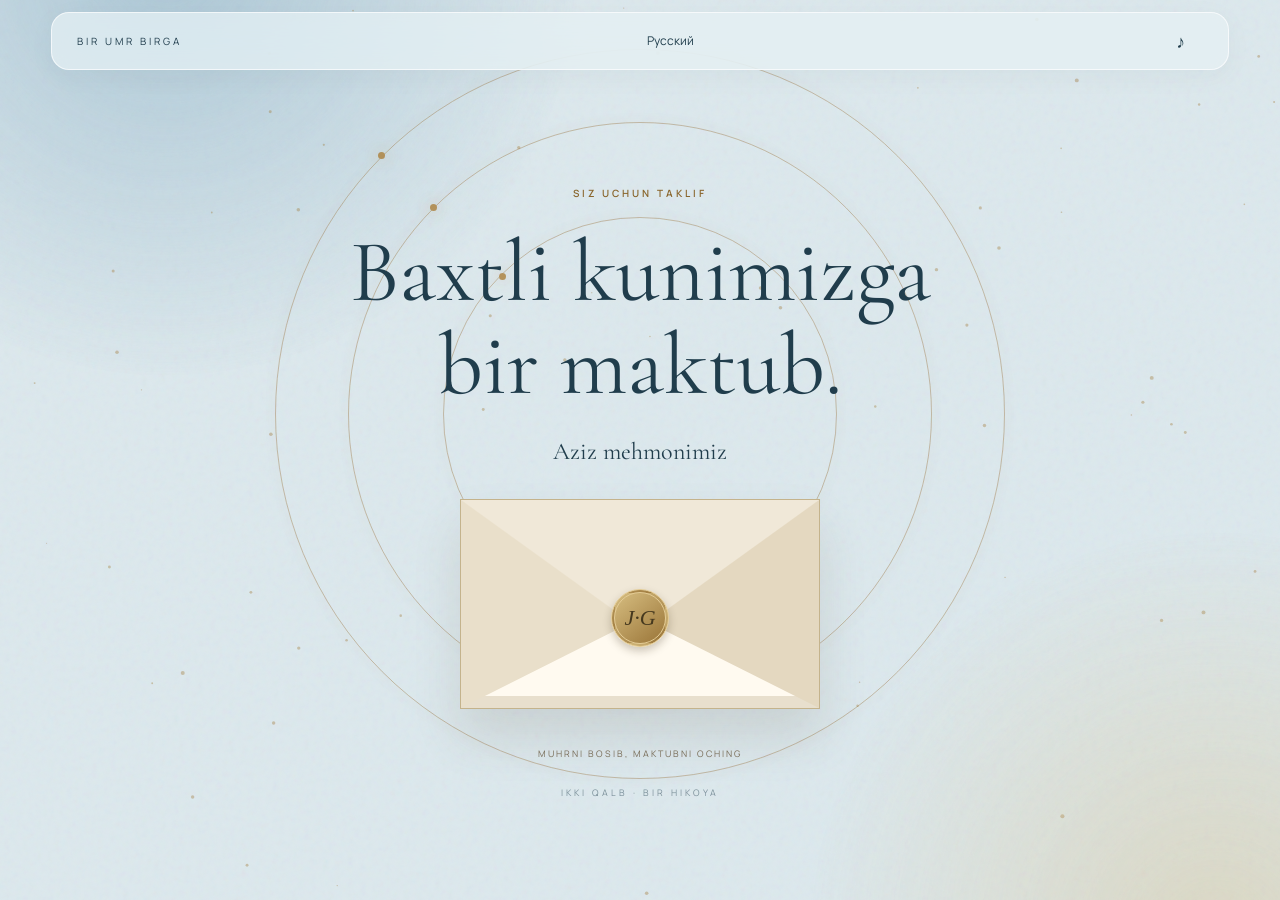
<file: index.html>
<!doctype html>
<html lang="uz"><head><meta charset="utf-8"><meta name="viewport" content="width=device-width,initial-scale=1"><meta name="theme-color" content="#f4efe5"><meta name="description" content="Quvonchli kunimizga samimiy taklif."><title>Bir umr birga · To‘y taklifnomasi</title><link rel="stylesheet" href="style.css"></head>
<body><header><a class="brand" href="./">BIR UMR BIRGA</a><button id="lang" class="text-button">Русский</button></header>
<section id="cover" class="cover"><p class="eyebrow" id="edition">SIZ UCHUN TAKLIF</p><h1 id="coverTitle">Baxtli kunimizga<br>bir maktub.</h1><p id="recipient" class="recipient">Aziz mehmonimiz</p><button id="open" class="envelope" aria-label="Taklifnomani ochish"><span class="envelope-paper">Sizni kutamiz</span><span class="flap"></span><span class="seal" id="seal">&</span></button><p id="openHint" class="hint">MUHRNI BOSIB, MAKTUBNI OCHING</p><span class="cover-foot">IKKI QALB · BIR HIKOYA</span></section>
<main id="invitation" hidden tabindex="-1"><section class="hero"><p class="eyebrow" id="heroLabel">BIZNING ENG GO‘ZAL KUNIMIZ</p><h1><span id="groom"></span><em>&</em><span id="bride"></span></h1><p id="dateHero" class="date-line"></p><a href="#letter" class="scroll">↓</a></section><section id="letter" class="letter"><span class="ornament">✧</span><p class="eyebrow" id="letterLabel">QALBIMIZDAN SIZGA</p><h2 id="greeting"></h2><p id="message"></p><p id="closing"></p><span class="signature" id="signature"></span></section><section class="details"><div><p class="eyebrow" id="whenLabel">QACHON</p><h2 id="dateDetail"></h2><p id="time"></p><button id="calendar" class="pill">Taqvimga qo‘shish ↗</button></div><div><p class="eyebrow" id="whereLabel">QAYERDA</p><h2 id="venue"></h2><p id="address"></p><a id="map" class="pill" target="_blank" rel="noopener noreferrer">Xaritada ochish ↗</a><p id="mapMissing" hidden>Manzil tez orada qo‘shiladi</p></div></section><section class="countdown"><p class="eyebrow" id="countTitle">UNUTILMAS KUNGACHA</p><div id="digits"></div><p id="countNote">Har bir quvonch yaqinlar bilan go‘zal.</p></section><footer><span class="ornament">✧</span><h2 id="footerTitle">Borligingiz — bizga sov‘ga.</h2><p id="footerNote">Sizni intiqlik bilan kutamiz.</p></footer></main><noscript>Taklifnomani ochish uchun JavaScriptni yoqing.</noscript><script src="config.js"></script><script src="app.js"></script></body></html>
</file>
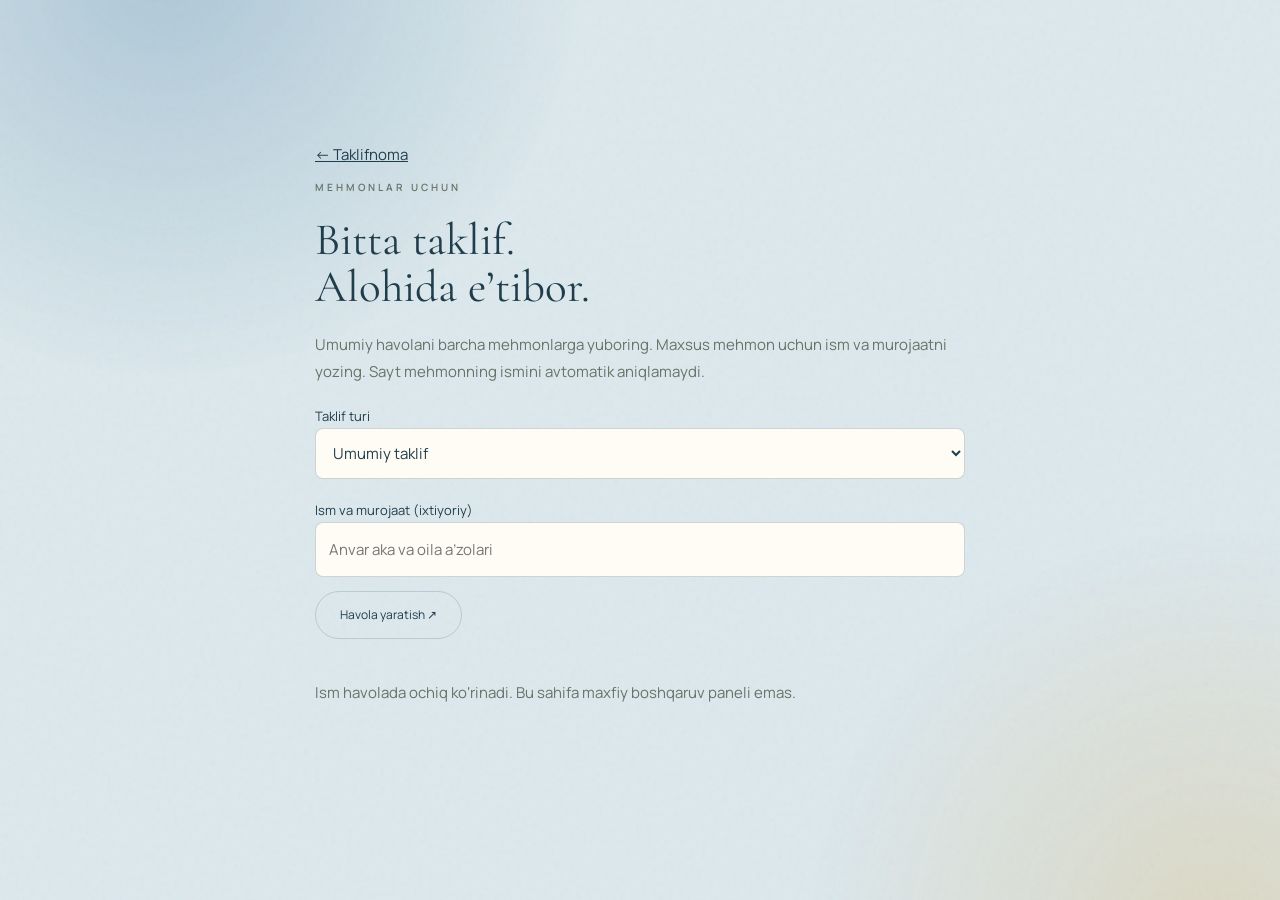
<file: links.html>
<!doctype html><html lang="uz"><head><meta charset="utf-8"><meta name="viewport" content="width=device-width,initial-scale=1"><meta name="robots" content="noindex"><title>Taklif havolasi yaratish</title><link rel="stylesheet" href="style.css"></head><body><main class="maker"><a href="./">← Taklifnoma</a><p class="eyebrow">MEHMONLAR UCHUN</p><h1>Bitta taklif.<br>Alohida e’tibor.</h1><p>Umumiy havolani barcha mehmonlarga yuboring. Maxsus mehmon uchun ism va murojaatni yozing. Sayt mehmonning ismini avtomatik aniqlamaydi.</p><form id="form"><label for="mode">Taklif turi</label><select id="mode"><option value="general">Umumiy taklif</option><option value="honor">Ehtiromli shaxsiy taklif</option></select><label for="name">Ism va murojaat (ixtiyoriy)</label><input id="name" maxlength="140" placeholder="Anvar aka va oila a’zolari"><button class="pill">Havola yaratish ↗</button></form><output id="result" aria-live="polite"></output><a id="preview" class="pill" hidden target="_blank" rel="noopener">Ko‘rib chiqish ↗</a><button id="copy" class="pill" hidden>Nusxalash</button><p>Ism havolada ochiq ko‘rinadi. Bu sahifa maxfiy boshqaruv paneli emas.</p></main><script>
const result=document.getElementById('result'),preview=document.getElementById('preview'),copy=document.getElementById('copy');let link='';document.getElementById('form').addEventListener('submit',e=>{e.preventDefault();const url=new URL('./',location.href),name=document.getElementById('name').value.trim();if(name)url.searchParams.set('guest',name);if(document.getElementById('mode').value==='honor')url.searchParams.set('type','honor');link=url.href;result.textContent=link;preview.href=link;preview.hidden=false;copy.hidden=false;copy.textContent='Nusxalash';});copy.onclick=async()=>{try{await navigator.clipboard.writeText(link);copy.textContent='Nusxalandi ✓';}catch{result.textContent='Havolani belgilab nusxalang: '+link;}};
</script></body></html>
</file>
<file: style.css>
@import url('https://fonts.googleapis.com/css2?family=Cormorant+Garamond:ital,wght@0,400;0,500;0,600;1,400;1,500&family=Manrope:wght@400;500;600&display=swap');
:root{--paper:#f4efe5;--ink:#283d34;--gold:#987b43;--line:#c9bda4}*{box-sizing:border-box}html{scroll-behavior:smooth}body{margin:0;background:var(--paper);color:var(--ink);font:15px/1.8 Manrope,Arial,sans-serif;background-image:url("data:image/svg+xml,%3Csvg viewBox='0 0 180 180' xmlns='http://www.w3.org/2000/svg'%3E%3Cfilter id='n'%3E%3CfeTurbulence type='fractalNoise' baseFrequency='.8' numOctaves='3' stitchTiles='stitch'/%3E%3C/filter%3E%3Cpath fill='%23998866' opacity='.06' filter='url(%23n)' d='M0 0h180v180H0z'/%3E%3C/svg%3E")}button,a{-webkit-tap-highlight-color:transparent}button,input,select,textarea{font:inherit}button,a{touch-action:manipulation}button{cursor:pointer}a{color:inherit}button:focus-visible,a:focus-visible{outline:3px solid var(--gold);outline-offset:6px}header{height:84px;display:flex;justify-content:space-between;align-items:center;padding:0 6vw;border-bottom:1px solid #bbaa892e}.brand{text-decoration:none;font-size:10px;letter-spacing:3px}.text-button{border:0;background:none;color:inherit;font-size:12px}h1,h2,.signature{font-family:'Cormorant Garamond',Georgia,serif;font-weight:400}h1{font-size:clamp(48px,7vw,88px);line-height:1.05;margin:20px 0}h2{font-size:38px;line-height:1.2}.eyebrow{font-size:10px;letter-spacing:3px;color:var(--gold);font-weight:600}.cover{min-height:calc(100svh - 84px);text-align:center;display:flex;align-items:center;flex-direction:column;justify-content:center;padding:35px 20px;overflow:hidden}.recipient{font-family:'Cormorant Garamond',Georgia,serif;font-size:24px;margin:5px 0 36px;overflow-wrap:anywhere;max-width:100%}.envelope{position:relative;width:min(360px,84vw);height:210px;background:#e8dfcd;border:1px solid #c4b38c;box-shadow:0 28px 45px #50432b20;isolation:isolate;margin:0 0 28px;perspective:900px}.envelope:before,.envelope:after{content:'';position:absolute;inset:0;background:#e9dfca;clip-path:polygon(0 0,52% 55%,0 100%);z-index:3}.envelope:after{clip-path:polygon(100% 0,48% 55%,100% 100%);background:#e4d8c0}.flap{position:absolute;inset:0;background:#f0e8d8;clip-path:polygon(0 0,100% 0,50% 62%);transform-origin:top;transition:transform .8s;z-index:4}.envelope-paper{position:absolute;inset:12px 20px;background:#fffaf0;padding:30px;font:italic 25px Georgia;color:#47584e;transition:transform .8s}.seal{position:absolute;z-index:5;left:calc(50% - 29px);top:89px;width:58px;height:58px;display:grid;place-items:center;background:linear-gradient(140deg,#d6bd80,#9a7538);border:4px double #e4cc96;border-radius:50%;font:italic 22px Georgia;color:#45381e;box-shadow:0 4px 9px #35260e40;transition:opacity .3s}.opening .flap{transform:rotateX(180deg)}.opening .seal{opacity:0}.opening .envelope-paper{transform:translateY(-50px)}.hint{font-size:9px;letter-spacing:2px;color:#786d58}.cover-foot{font-size:9px;letter-spacing:3px;margin-top:25px;opacity:.5}.honor .envelope{background:#203f34;border-color:#8d794e}.honor .envelope:before{background:#264b3c}.honor .envelope:after{background:#1c3e30}.honor .flap{background:#305342}.hero{text-align:center;padding:90px 20px 65px;min-height:75svh;display:grid;align-content:center}.hero h1 span{display:block}.hero em{display:block;font-size:48px;color:var(--gold);margin:12px}.date-line{font-size:12px;letter-spacing:3px}.scroll{text-decoration:none;margin-top:35px;font-size:28px;color:var(--gold)}.letter{max-width:680px;text-align:center;margin:auto;padding:55px 28px 85px}.ornament{font-size:40px;color:var(--gold)}.letter p:not(.eyebrow){font-size:16px;line-height:2.1}.signature{display:block;font-size:30px;font-style:italic;margin-top:25px}.details{display:grid;grid-template-columns:1fr 1fr;max-width:1000px;margin:auto;border-block:1px solid var(--line);padding:55px 25px;gap:45px;text-align:center}.details>div+div{border-left:1px solid var(--line);padding-left:35px}.details h2{margin:18px 0;font-size:32px}.pill{display:inline-block;text-decoration:none;border:1px solid var(--line);padding:12px 24px;border-radius:40px;background:transparent;color:var(--ink);font-size:12px;margin-top:14px}.countdown{text-align:center;padding:70px 20px}#digits{display:flex;justify-content:center;gap:35px;margin:30px 0}#digits strong{display:block;font:48px 'Cormorant Garamond',Georgia,serif}#digits small{font-size:9px;letter-spacing:2px}footer{text-align:center;background:#233e32;color:#f4efe5;padding:60px 20px 80px}footer h2{font-style:italic;font-size:42px}.setup-note{padding:10px 20px;background:#e9dfca;text-align:center;font-size:12px;margin:0}.maker{max-width:700px;margin:40px auto;padding:25px}.maker h1{font-size:45px}.maker label{display:block;margin-top:20px;font-size:13px}.maker input,.maker select,.maker textarea{width:100%;padding:13px;border:1px solid var(--line);background:#fffcf5;color:var(--ink);border-radius:8px}.maker textarea{min-height:130px}.maker .pill{margin-right:10px}.maker output{display:block;overflow-wrap:anywhere;margin-top:25px}.maker p{color:#667367}.maker nav{display:flex;gap:20px}#invitation:focus{outline:none}[hidden]{display:none!important}@media(max-width:600px){header{height:65px}.cover{min-height:calc(100svh - 65px)}.details{grid-template-columns:1fr;margin:0 25px;padding:35px 0;gap:30px}.details>div+div{border-left:0;border-top:1px solid var(--line);padding:30px 0 0}#digits{gap:22px}.hero{padding-top:70px}.envelope{height:190px}.seal{top:80px}}@media(prefers-reduced-motion:reduce){*{animation:none!important;transition:none!important;scroll-behavior:auto!important}}

/* Floating glass navigation and ambient light. */
body{padding-top:76px;isolation:isolate}
body::before,body::after{content:'';position:fixed;pointer-events:none;z-index:-1;border-radius:50%;width:70vmax;height:70vmax;opacity:.65;will-change:transform}
body::before{top:-38vmax;left:-22vmax;background:radial-gradient(ellipse,#d8bf8655,transparent 65%);animation:ambient-drift 22s ease-in-out infinite alternate}
body::after{right:-30vmax;bottom:-38vmax;background:radial-gradient(ellipse,#72998738,transparent 65%);animation:ambient-drift 26s ease-in-out infinite alternate-reverse}
header{position:fixed;z-index:50;top:12px;left:4%;right:4%;height:58px;padding:0 25px;border:1px solid #ffffff99;border-radius:18px;background:#f4efe5e8;box-shadow:0 6px 28px #243d320a;transition:box-shadow .3s,background .3s}
@supports(backdrop-filter:blur(18px)){header{background:#f4efe58c;backdrop-filter:blur(18px) saturate(145%);-webkit-backdrop-filter:blur(18px) saturate(145%)}}
header.scrolled{background:#f4efe5d9;box-shadow:0 8px 30px #243d3215}
.cover{min-height:calc(100svh - 76px);padding:24px 20px}
.cover h1{margin:14px 0}.recipient{margin-bottom:26px}.cover-foot{margin-top:14px}
.envelope{transform:perspective(900px) rotateX(var(--tilt-x,0deg)) rotateY(var(--tilt-y,0deg));transition:transform .3s,box-shadow .3s}
.envelope:not(.opening):hover{box-shadow:0 30px 55px #50432b30}.envelope:not(.opening):hover .seal{filter:brightness(1.1)}
.hero{min-height:60svh;padding:48px 20px 35px}.hero em{margin:6px}.scroll{margin-top:18px;animation:scroll-hint 2.4s ease-in-out infinite}
.letter{padding:28px 28px 48px}.letter h2{margin:18px 0}.letter p:not(.eyebrow){line-height:1.95}.signature{margin-top:18px}
.details{padding:36px 25px;gap:30px;border-radius:20px;background:#fffcf535;scroll-margin-top:95px}
#letter{scroll-margin-top:90px}.countdown{padding:44px 20px}#digits{margin:20px 0}footer{padding:38px 20px 48px}footer h2{margin:14px 0}
.pill{transition:transform .2s,background .2s,box-shadow .2s}.pill:hover{transform:translateY(-3px);background:#d8c69e30;box-shadow:0 6px 18px #4d442610}.pill:active{transform:translateY(0)}
.reveal-ready{opacity:0;transform:translateY(18px);transition:opacity .7s,transform .7s}.reveal-ready.is-visible{opacity:1;transform:none}
@keyframes ambient-drift{from{transform:translate3d(-3%,0,0) scale(.95)}to{transform:translate3d(12%,10%,0) scale(1.08)}}
@keyframes scroll-hint{0%,100%{transform:translateY(0)}50%{transform:translateY(6px)}}
@media(max-width:600px){body{padding-top:70px}header{top:9px;left:12px;right:12px;height:52px;padding:0 16px;border-radius:15px}.brand{letter-spacing:2px;font-size:9px}.cover{min-height:calc(100svh - 70px);padding:20px 16px}.hero{min-height:55svh;padding:35px 20px 25px}.letter{padding:22px 24px 35px}.details{padding:26px 12px;gap:22px;margin:0 18px}.details>div+div{padding-top:22px}.countdown{padding:34px 18px}footer{padding:30px 20px 38px}footer h2{font-size:34px}}
@media(prefers-reduced-motion:reduce){body::before,body::after{animation:none;will-change:auto}.reveal-ready{opacity:1;transform:none}.envelope{transform:none}.scroll{animation:none}}

/* Two invitation atmospheres share the same content and controls. */
.scene{position:fixed;inset:0;z-index:-1;pointer-events:none;overflow:hidden}
.scene canvas{position:absolute;inset:0;width:100%;height:100%}
.orbits{position:absolute;left:50%;top:46%;width:min(76vw,730px);aspect-ratio:1;transform:translate(-50%,-50%);perspective:800px;opacity:.42}
.orbit{position:absolute;inset:0;border:1px solid #b28c4966;border-radius:50%;animation:orbit-turn 32s linear infinite}
.orbit:nth-child(2){inset:10%;animation:orbit-cross 27s linear infinite reverse}
.orbit:nth-child(3){inset:23%;animation:orbit-turn 38s linear infinite reverse}
.orbit::after{content:'';position:absolute;top:14%;left:14%;width:7px;height:7px;border-radius:50%;background:#c6a45e;box-shadow:0 0 18px #c6a45e99}
.honor{--paper:#102b23;--ink:#f2ead8;--gold:#dfc28a;--line:#a78d555c;background-color:var(--paper)}
.honor::before{background:radial-gradient(ellipse,#a27b3655,transparent 65%)}
.honor::after{background:radial-gradient(ellipse,#3d9c7555,transparent 65%)}
.honor header{background:#102b23ba;border-color:#d2b47744;box-shadow:0 8px 35px #0002}
.honor header.scrolled{background:#102b23e0}
.honor .orbits{width:min(88vw,850px);opacity:.75}
.honor .orbit{border-color:#dfc28a66;box-shadow:inset 0 0 35px #d2ae4610,0 0 30px #d2ae4608}
.honor .orbit:nth-child(2){border-style:dashed}
.honor .orbit::after{background:#f5d48b;box-shadow:0 0 24px #ffe0a8}
.honor .cover h1,.honor .hero h1{text-shadow:0 4px 35px #d8b36d20}
.honor .hint{color:#d4c49e}.honor .details{background:#16382bcc;border-color:#c6a46055}
.honor .letter{background:radial-gradient(ellipse,#183e30b0,transparent 72%)}
.honor footer{background:#091e18d9;border-top:1px solid #c6a46044}
.honor .setup-note{background:#1b3e30;color:#eddfbf}
.honor .pill:hover{background:#d8c69e18}
.honor .cover::before,.honor .cover::after{content:'✧';position:absolute;color:#d5b87a70;font:80px Georgia;pointer-events:none}
.honor .cover::before{left:6%;top:18%}.honor .cover::after{right:6%;bottom:15%;font-size:120px}
.cover{position:relative}.cover>*{z-index:1}
@keyframes orbit-turn{from{transform:rotateZ(0deg) rotateX(68deg) rotateY(18deg)}to{transform:rotateZ(360deg) rotateX(68deg) rotateY(18deg)}}
@keyframes orbit-cross{from{transform:rotateZ(50deg) rotateY(65deg) rotateX(15deg)}to{transform:rotateZ(410deg) rotateY(65deg) rotateX(15deg)}}
@media(max-width:600px){.orbits{width:110vw;opacity:.3}.honor .orbits{width:125vw;opacity:.48}.honor .cover::before{font-size:45px;left:3%}.honor .cover::after{font-size:65px;right:3%}}
@media(prefers-reduced-motion:reduce){.orbit{animation:none;transform:rotateX(65deg) rotateZ(25deg)}.orbit:nth-child(2){transform:rotateY(65deg) rotateZ(-25deg)}}

/* General invitation: pearl blue background with more defined moving gold orbits. */
body:not(.honor){--paper:#dce8ed;--ink:#203d4c;--gold:#89652c;--line:#99aeb580;background-color:#dce8ed}
body:not(.honor)::before{opacity:.9;background:radial-gradient(ellipse,#7aa4bd88,transparent 66%)}
body:not(.honor)::after{opacity:.85;background:radial-gradient(ellipse,#d9b87666,transparent 65%)}
body:not(.honor) header{background:#e7f0f3bd;border-color:#ffffffab}
body:not(.honor) header.scrolled{background:#e7f0f3e6}
body:not(.honor) .orbits{opacity:.78}
body:not(.honor) .orbit{border-color:#9a723c85;box-shadow:0 0 20px #b4873a0c}
body:not(.honor) .orbit::after{background:#a97b34;box-shadow:0 0 16px #be954a99}
body:not(.honor) .details{background:#f3f7f9a3}
body:not(.honor) .letter{background:radial-gradient(ellipse,#f5f8faaa,transparent 73%)}
.countdown{padding-bottom:55px}
@media(max-width:600px){body:not(.honor) .orbits{opacity:.65}}
</file>
